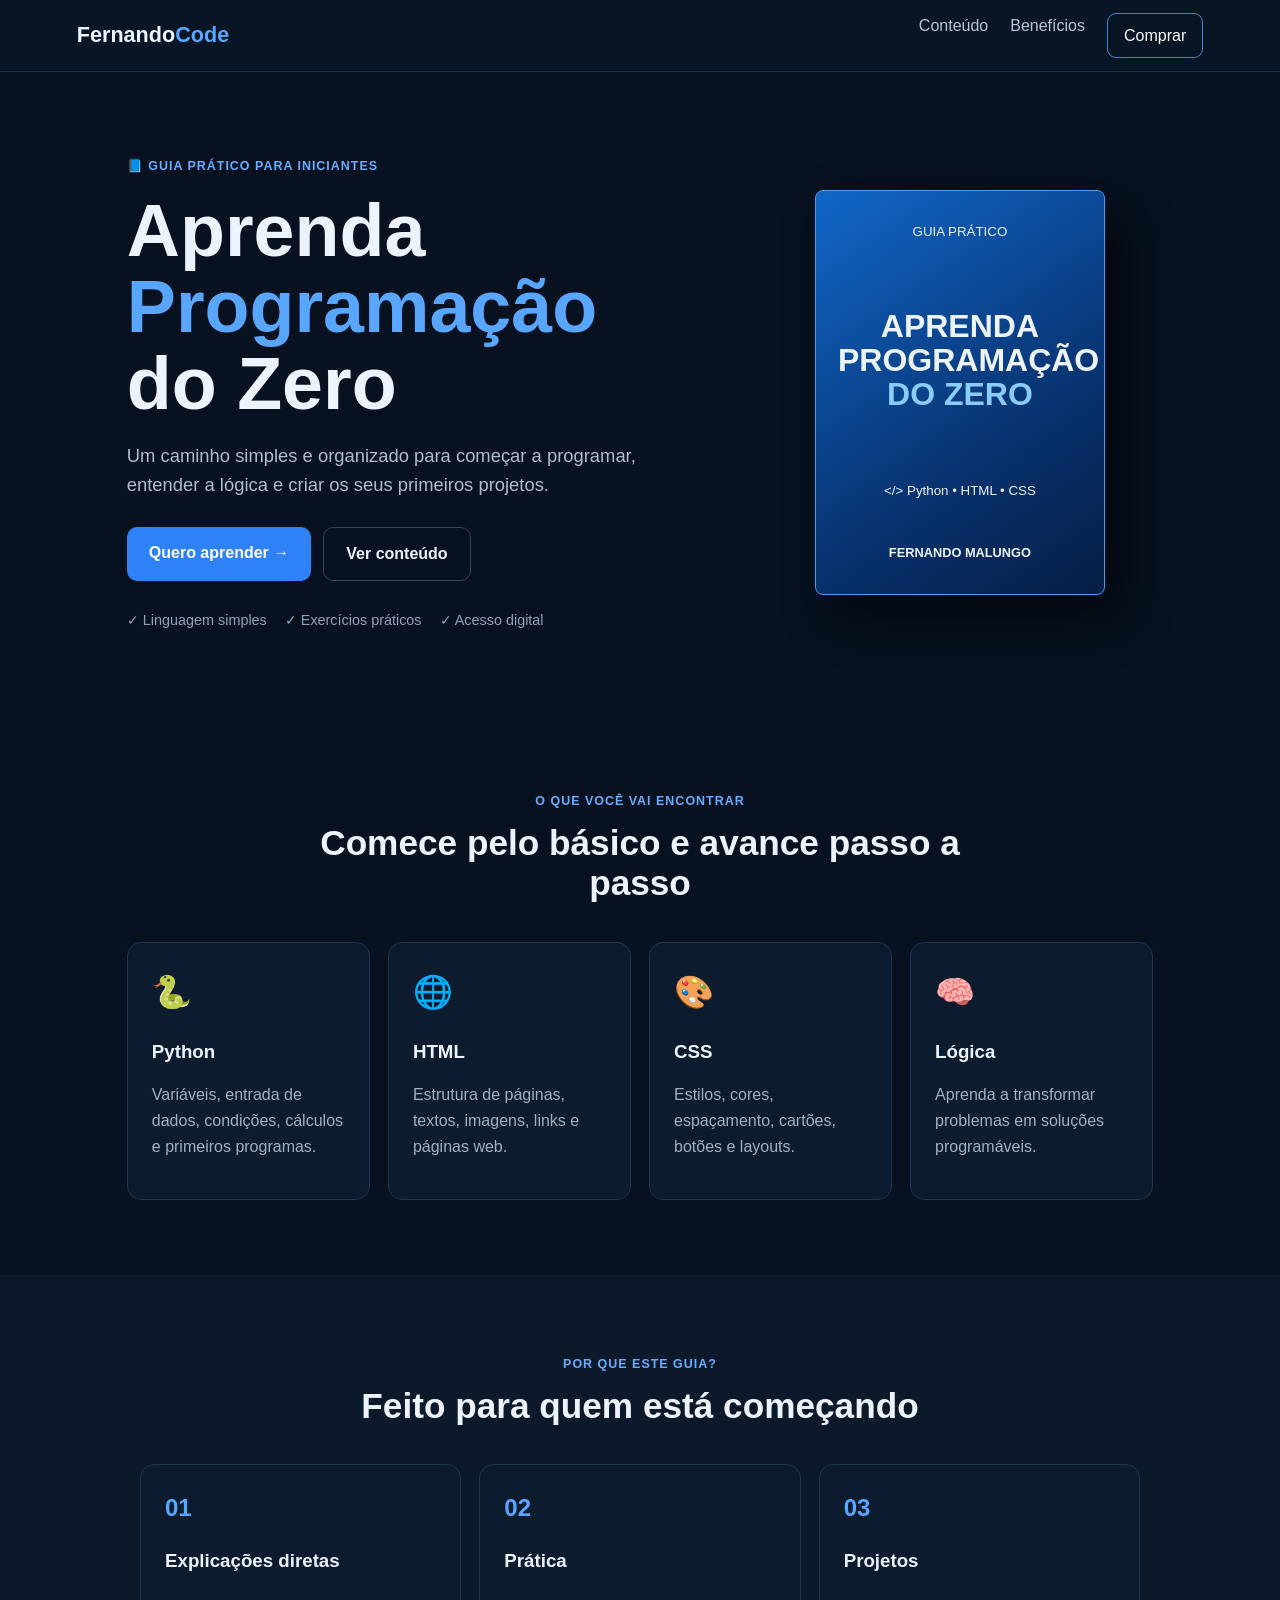
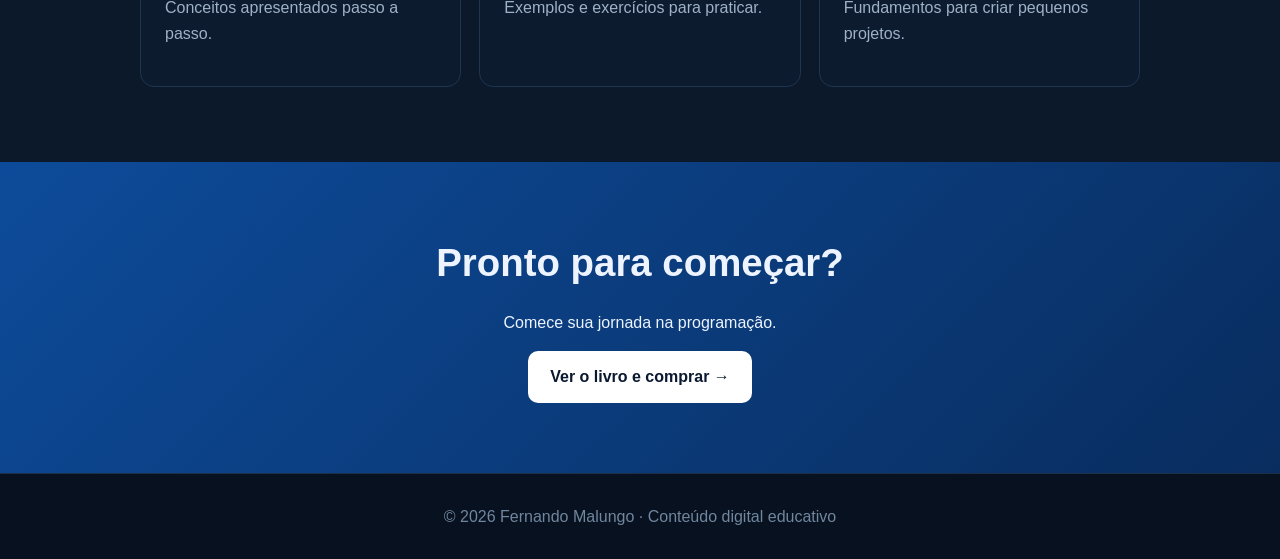
<file: index.html>
<!doctype html><html lang="pt"><head><meta charset="utf-8"><meta name="viewport" content="width=device-width,initial-scale=1"><meta name="description" content="Aprenda programação do zero com Python, HTML, CSS e lógica."><title>Aprenda Programação do Zero | Fernando Malungo</title><link rel="stylesheet" href="style.css"></head><body><header><a class="logo" href="index.html">Fernando<span>Code</span></a><nav><a href="#conteudo">Conteúdo</a><a href="#beneficios">Benefícios</a><a class="navbtn" href="vendas.html">Comprar</a></nav></header><main><section class="hero"><div><span class="badge">📘 GUIA PRÁTICO PARA INICIANTES</span><h1>Aprenda <span>Programação</span> do Zero</h1><p class="lead">Um caminho simples e organizado para começar a programar, entender a lógica e criar os seus primeiros projetos.</p><div class="actions"><a class="btn primary" href="vendas.html">Quero aprender →</a><a class="btn secondary" href="#conteudo">Ver conteúdo</a></div><div class="trust">✓ Linguagem simples　 ✓ Exercícios práticos　 ✓ Acesso digital</div></div><div class="book-wrap"><div class="book"><small>GUIA PRÁTICO</small><h2>APRENDA<br>PROGRAMAÇÃO<br><b>DO ZERO</b></h2><small>&lt;/&gt; Python • HTML • CSS</small><strong>FERNANDO MALUNGO</strong></div></div></section><section id="conteudo" class="section"><div class="title"><span>O QUE VOCÊ VAI ENCONTRAR</span><h2>Comece pelo básico e avance passo a passo</h2></div><div class="grid"><article><i>🐍</i><h3>Python</h3><p>Variáveis, entrada de dados, condições, cálculos e primeiros programas.</p></article><article><i>🌐</i><h3>HTML</h3><p>Estrutura de páginas, textos, imagens, links e páginas web.</p></article><article><i>🎨</i><h3>CSS</h3><p>Estilos, cores, espaçamento, cartões, botões e layouts.</p></article><article><i>🧠</i><h3>Lógica</h3><p>Aprenda a transformar problemas em soluções programáveis.</p></article></div></section><section id="beneficios" class="section soft"><div class="title"><span>POR QUE ESTE GUIA?</span><h2>Feito para quem está começando</h2></div><div class="three"><div><b>01</b><h3>Explicações diretas</h3><p>Conceitos apresentados passo a passo.</p></div><div><b>02</b><h3>Prática</h3><p>Exemplos e exercícios para praticar.</p></div><div><b>03</b><h3>Projetos</h3><p>Fundamentos para criar pequenos projetos.</p></div></div></section><section class="cta"><h2>Pronto para começar?</h2><p>Comece sua jornada na programação.</p><a class="btn light" href="vendas.html">Ver o livro e comprar →</a></section></main><footer>© 2026 Fernando Malungo · Conteúdo digital educativo</footer></body></html>
</file>
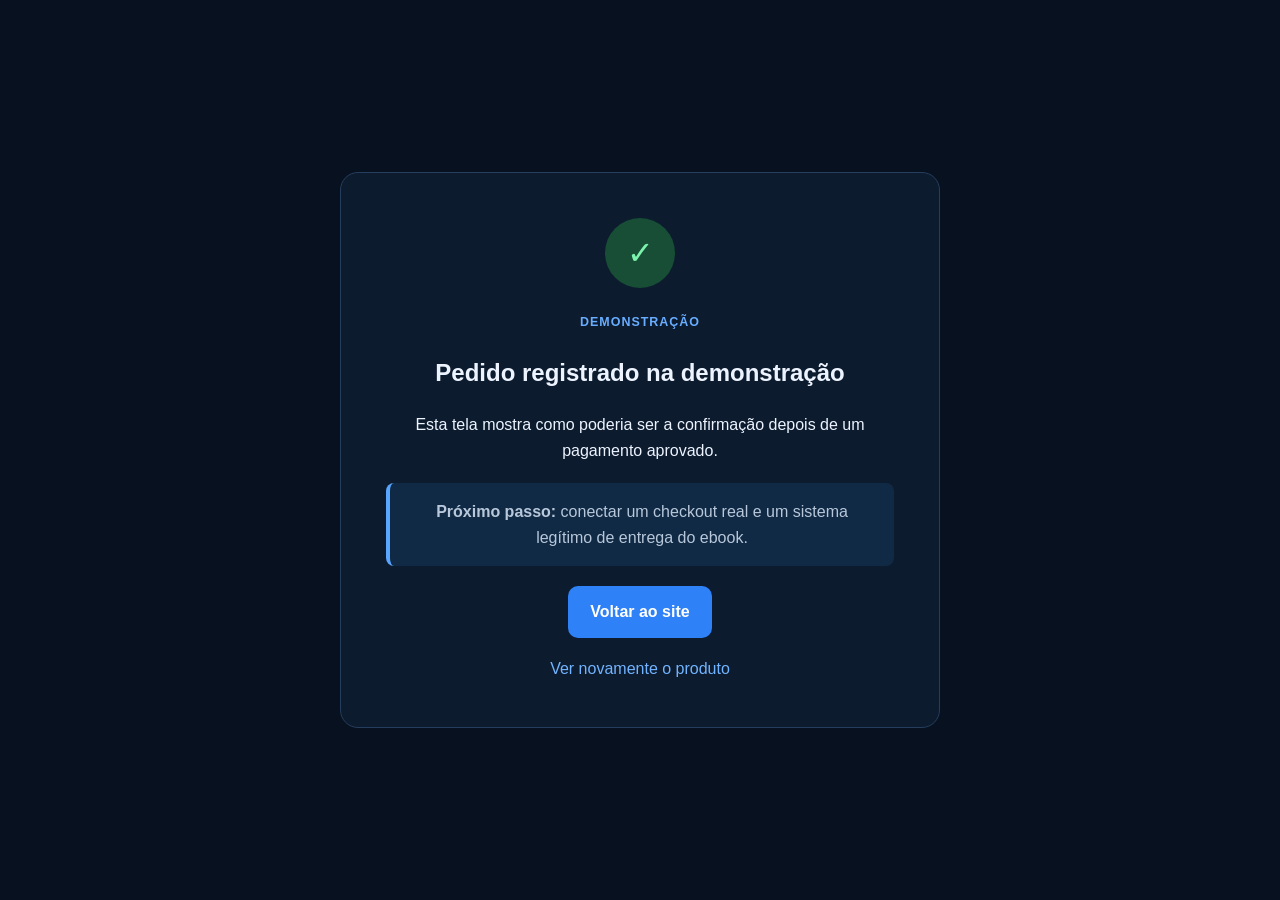
<file: confirmacao.html>
<!doctype html><html lang="pt"><head><meta charset="utf-8"><meta name="viewport" content="width=device-width,initial-scale=1"><title>Pedido | FernandoCode</title><link rel="stylesheet" href="style.css"></head><body><main class="success"><section><div class="ok">✓</div><span>DEMONSTRAÇÃO</span><h1>Pedido registrado na demonstração</h1><p>Esta tela mostra como poderia ser a confirmação depois de um pagamento aprovado.</p><div class="alert"><b>Próximo passo:</b> conectar um checkout real e um sistema legítimo de entrega do ebook.</div><a class="btn primary" href="index.html">Voltar ao site</a><a class="text" href="vendas.html">Ver novamente o produto</a></section></main></body></html>
</file>
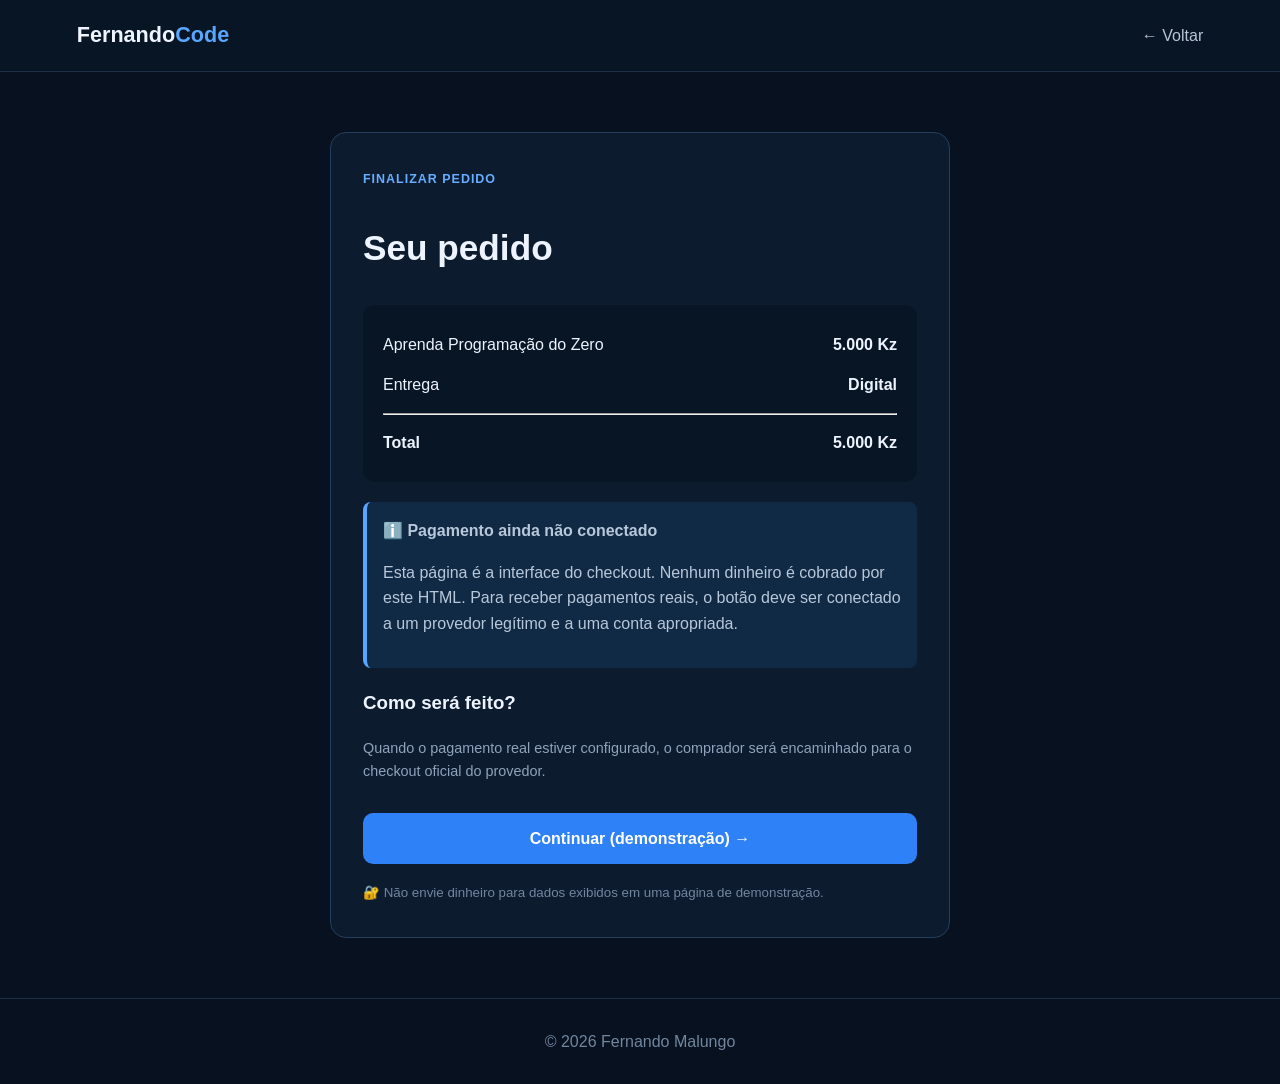
<file: pagamento.html>
<!doctype html><html lang="pt"><head><meta charset="utf-8"><meta name="viewport" content="width=device-width,initial-scale=1"><title>Finalizar pedido | FernandoCode</title><link rel="stylesheet" href="style.css"></head><body><header><a class="logo" href="index.html">Fernando<span>Code</span></a><nav><a href="vendas.html">← Voltar</a></nav></header><main class="payment"><section class="paycard"><span>FINALIZAR PEDIDO</span><h1>Seu pedido</h1><div class="order"><div><span>Aprenda Programação do Zero</span><strong>5.000 Kz</strong></div><div><span>Entrega</span><strong>Digital</strong></div><hr><div><b>Total</b><strong>5.000 Kz</strong></div></div><div class="alert"><b>ℹ️ Pagamento ainda não conectado</b><p>Esta página é a interface do checkout. Nenhum dinheiro é cobrado por este HTML. Para receber pagamentos reais, o botão deve ser conectado a um provedor legítimo e a uma conta apropriada.</p></div><h3>Como será feito?</h3><p class="muted">Quando o pagamento real estiver configurado, o comprador será encaminhado para o checkout oficial do provedor.</p><a class="btn primary full" href="confirmacao.html">Continuar (demonstração) →</a><small>🔐 Não envie dinheiro para dados exibidos em uma página de demonstração.</small></section></main><footer>© 2026 Fernando Malungo</footer></body></html>
</file>
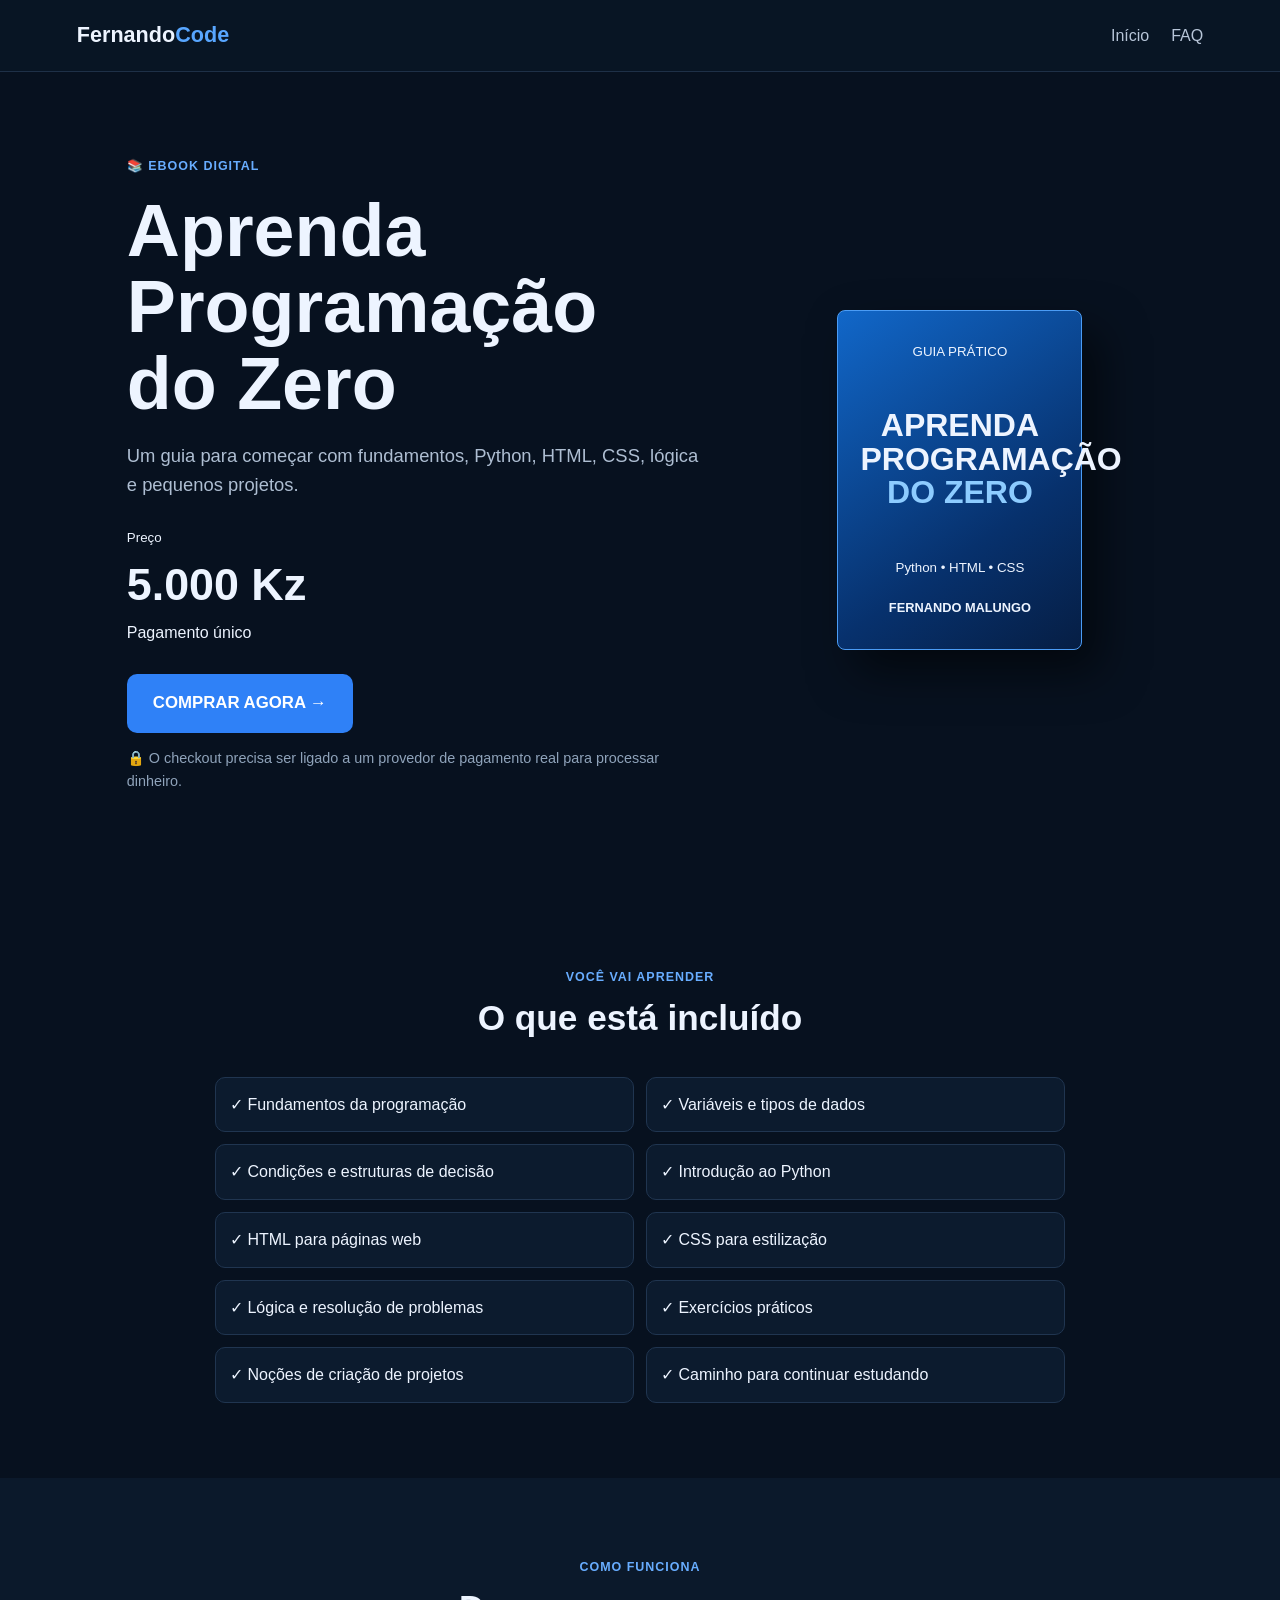
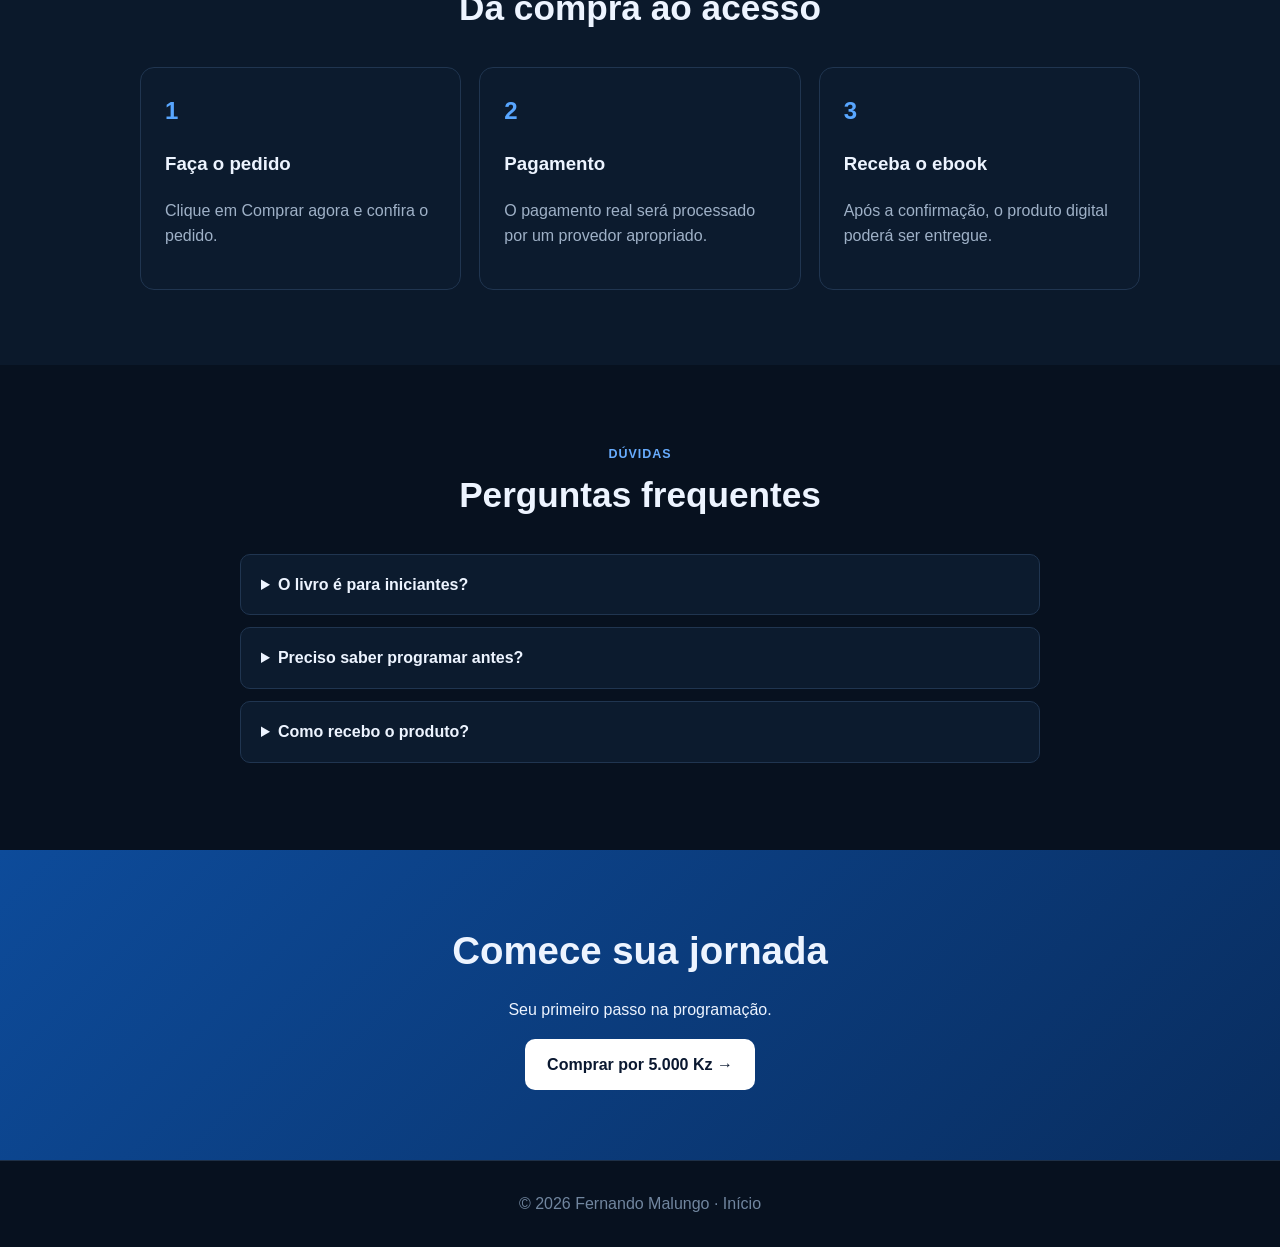
<file: vendas.html>
<!doctype html><html lang="pt"><head><meta charset="utf-8"><meta name="viewport" content="width=device-width,initial-scale=1"><meta name="description" content="Página de vendas do ebook Aprenda Programação do Zero."><title>Comprar | Aprenda Programação do Zero</title><link rel="stylesheet" href="style.css"></head><body><header><a class="logo" href="index.html">Fernando<span>Code</span></a><nav><a href="index.html">Início</a><a href="#faq">FAQ</a></nav></header><main><section class="sales"><div><span class="badge">📚 EBOOK DIGITAL</span><h1>Aprenda Programação do Zero</h1><p class="lead">Um guia para começar com fundamentos, Python, HTML, CSS, lógica e pequenos projetos.</p><div class="price"><small>Preço</small><strong>5.000 Kz</strong><span>Pagamento único</span></div><a class="btn primary big" href="pagamento.html">COMPRAR AGORA →</a><p class="muted">🔒 O checkout precisa ser ligado a um provedor de pagamento real para processar dinheiro.</p></div><div class="preview"><div class="book mini"><small>GUIA PRÁTICO</small><h2>APRENDA<br>PROGRAMAÇÃO<br><b>DO ZERO</b></h2><small>Python • HTML • CSS</small><strong>FERNANDO MALUNGO</strong></div></div></section><section class="section"><div class="title"><span>VOCÊ VAI APRENDER</span><h2>O que está incluído</h2></div><div class="checks"><p>✓ Fundamentos da programação</p><p>✓ Variáveis e tipos de dados</p><p>✓ Condições e estruturas de decisão</p><p>✓ Introdução ao Python</p><p>✓ HTML para páginas web</p><p>✓ CSS para estilização</p><p>✓ Lógica e resolução de problemas</p><p>✓ Exercícios práticos</p><p>✓ Noções de criação de projetos</p><p>✓ Caminho para continuar estudando</p></div></section><section class="section soft"><div class="title"><span>COMO FUNCIONA</span><h2>Da compra ao acesso</h2></div><div class="three"><div><b>1</b><h3>Faça o pedido</h3><p>Clique em Comprar agora e confira o pedido.</p></div><div><b>2</b><h3>Pagamento</h3><p>O pagamento real será processado por um provedor apropriado.</p></div><div><b>3</b><h3>Receba o ebook</h3><p>Após a confirmação, o produto digital poderá ser entregue.</p></div></div></section><section id="faq" class="section"><div class="title"><span>DÚVIDAS</span><h2>Perguntas frequentes</h2></div><details><summary>O livro é para iniciantes?</summary><p>Sim. O material foi pensado para quem está começando.</p></details><details><summary>Preciso saber programar antes?</summary><p>Não. O objetivo é apresentar os fundamentos desde o início.</p></details><details><summary>Como recebo o produto?</summary><p>A entrega deve ser ligada a um sistema de pagamento e entrega legítimo. O checkout atual é uma demonstração.</p></details></section><section class="cta"><h2>Comece sua jornada</h2><p>Seu primeiro passo na programação.</p><a class="btn light" href="pagamento.html">Comprar por 5.000 Kz →</a></section></main><footer>© 2026 Fernando Malungo · <a href="index.html">Início</a></footer></body></html>
</file>
<file: style.css>
*{box-sizing:border-box}html{scroll-behavior:smooth}body{margin:0;font-family:Arial,Helvetica,sans-serif;background:#07111f;color:#edf4ff;line-height:1.6}a{text-decoration:none;color:inherit}header{height:72px;padding:0 6%;display:flex;align-items:center;justify-content:space-between;border-bottom:1px solid #1e3047;background:#081524;position:sticky;top:0;z-index:10}.logo{font-size:1.35rem;font-weight:800}.logo span{color:#58a6ff}nav{display:flex;gap:22px;color:#b7c5d8}.navbtn{padding:9px 16px;border:1px solid #3f83d9;border-radius:9px;color:#fff}.hero,.sales{max-width:1180px;margin:auto;padding:80px 6%;display:grid;grid-template-columns:1.2fr .8fr;gap:60px;align-items:center}.badge,.title span,.sales>div>span,.paycard>span,.success span{color:#68adff;font-weight:800;font-size:.78rem;letter-spacing:1px}.hero h1,.sales h1{font-size:clamp(2.5rem,6vw,4.6rem);line-height:1.04;margin:15px 0}.hero h1 span{color:#58a6ff}.lead{font-size:1.15rem;color:#aebed2;max-width:650px}.actions{display:flex;gap:12px;margin:28px 0}.btn{display:inline-block;padding:13px 22px;border-radius:10px;font-weight:800;text-align:center}.primary{background:#2f81f7;color:#fff}.secondary{border:1px solid #31455f}.light{background:#fff;color:#0a1830}.big{font-size:1.05rem;padding:16px 26px}.trust,.muted{color:#8fa3ba;font-size:.9rem}.book-wrap,.preview{display:flex;justify-content:center}.book{width:290px;height:405px;border-radius:8px;padding:30px 22px;display:flex;flex-direction:column;justify-content:space-between;background:linear-gradient(145deg,#1167c9,#07316d 65%,#061e44);box-shadow:18px 22px 45px #0008;border:1px solid #4b9cf5;text-align:center}.book h2{font-size:2rem;line-height:1.05}.book h2 b{color:#8dccff}.book strong{font-size:.8rem}.section{padding:75px 6%;max-width:1180px;margin:auto}.soft{max-width:none;background:#0b192b}.title{text-align:center;max-width:720px;margin:0 auto 38px}.title h2{font-size:2.2rem;line-height:1.15;margin:10px 0}.grid{display:grid;grid-template-columns:repeat(4,1fr);gap:18px}.grid article,.three>div{background:#0c1b2e;border:1px solid #203550;border-radius:14px;padding:24px}.grid i{font-size:2rem;font-style:normal}.grid h3{margin-bottom:5px}.grid p,.three p,details p{color:#9fb1c7}.three{max-width:1000px;margin:auto;display:grid;grid-template-columns:repeat(3,1fr);gap:18px}.three b{font-size:1.5rem;color:#58a6ff}.cta{padding:70px 6%;text-align:center;background:linear-gradient(135deg,#0d4b9a,#092d5f)}.cta h2{font-size:2.4rem;margin:0}footer{text-align:center;padding:30px;color:#71869f;border-top:1px solid #1e3047}.price{display:flex;flex-direction:column;width:max-content;margin:28px 0}.price strong{font-size:2.8rem}.mini{width:245px;height:340px}.checks{max-width:850px;margin:auto;display:grid;grid-template-columns:1fr 1fr;gap:12px}.checks p{background:#0c1b2e;border:1px solid #203550;padding:14px;border-radius:10px;margin:0}.payment{min-height:75vh;padding:60px 6%;display:flex;justify-content:center}.paycard{width:min(620px,100%);background:#0c1b2e;border:1px solid #263e5d;border-radius:16px;padding:32px}.paycard h1{font-size:2.2rem}.order{background:#081524;border-radius:12px;padding:20px;margin:20px 0}.order div{display:flex;justify-content:space-between;gap:20px;padding:7px 0}.alert{border-left:4px solid #58a6ff;background:#102944;padding:16px;border-radius:8px;margin:20px 0;color:#b8c8da}.full{width:100%;margin:15px 0}.paycard small{color:#71869f}.success{min-height:100vh;display:grid;place-items:center;padding:25px}.success section{max-width:600px;text-align:center;background:#0c1b2e;border:1px solid #263e5d;border-radius:18px;padding:45px}.ok{width:70px;height:70px;border-radius:50%;display:grid;place-items:center;margin:0 auto 20px;background:#174e35;color:#7df2ad;font-size:2rem}.text{display:block;margin-top:18px;color:#72b4ff}details{max-width:800px;margin:12px auto;background:#0c1b2e;border:1px solid #203550;border-radius:10px;padding:17px 20px}summary{font-weight:800;cursor:pointer}@media(max-width:800px){nav a:not(.navbtn){display:none}.hero,.sales{grid-template-columns:1fr;padding-top:55px;text-align:center}.lead{margin:auto}.actions{justify-content:center}.grid{grid-template-columns:1fr 1fr}.three{grid-template-columns:1fr}.checks{grid-template-columns:1fr}.book{width:250px;height:350px}}@media(max-width:480px){.grid{grid-template-columns:1fr}.hero h1,.sales h1{font-size:2.5rem}.section{padding:55px 5%}}
</file>
